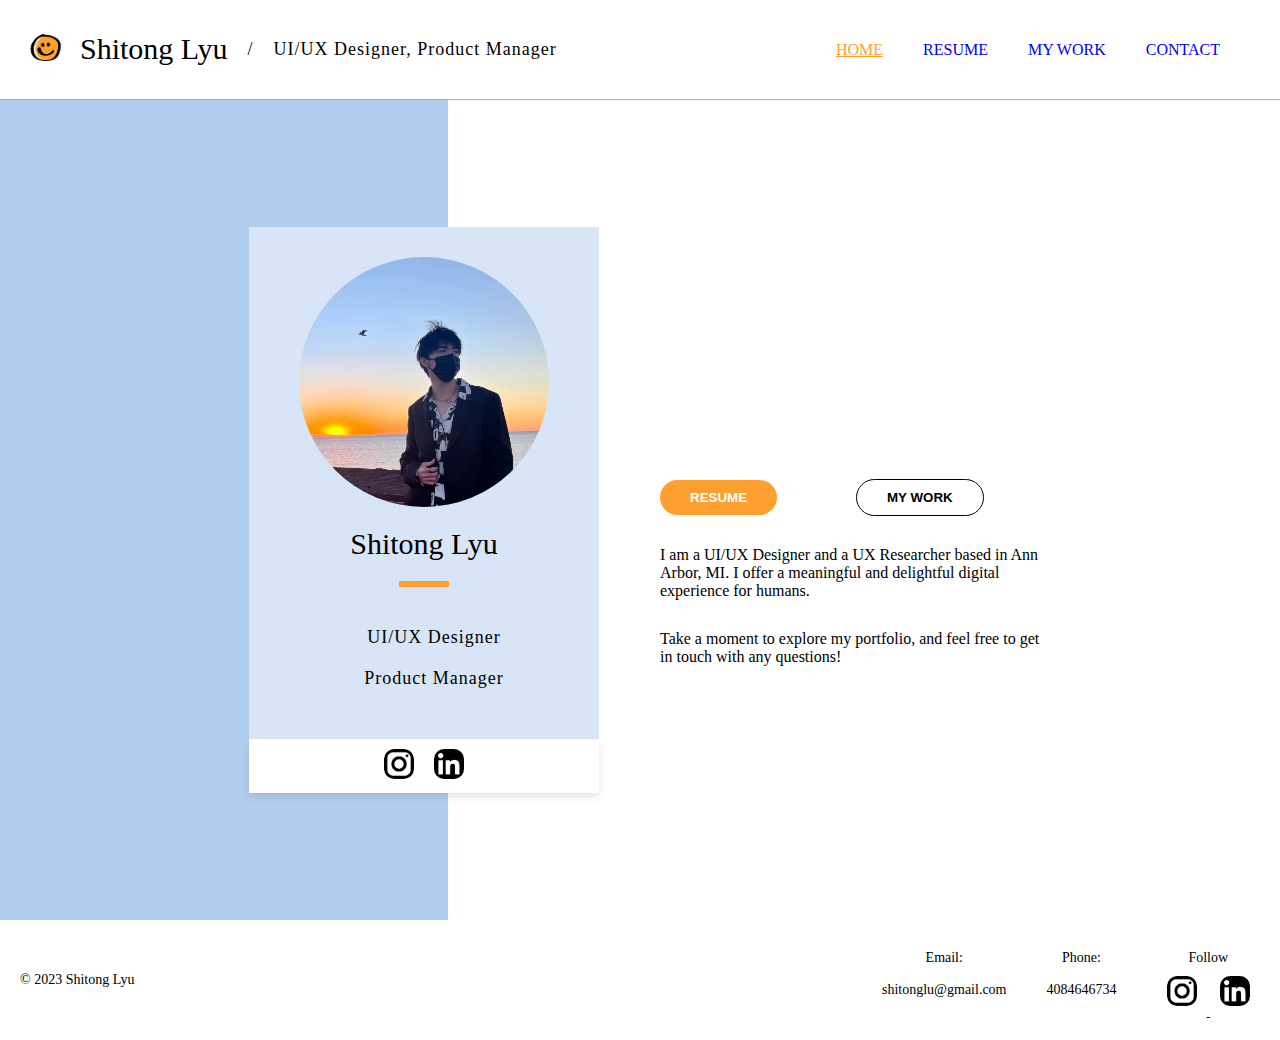
<file: index.html>
<!DOCTYPE html>
<html lang="en">

<head>
    <meta charset="UTF-8">
    <meta name="viewport" content="width=device-width, initial-scale=1.0">
    <link rel="stylesheet" type="text/css" href="css/html5reset.css">
    <link rel="stylesheet" type="text/css" href="css/style.css">
    <title>Shitong Lyu's Portfolio</title>
</head>

<body class="homepage">
    <a class="skip" href="#skip">Skip to Main Content</a>
    <div class="background"></div>
    <header>
        <div class="header">
            <a href="index.html"><div><img class="icon" src="images/icon.png" alt="" id="logo"></div></a>
            <a href="index.html" style="text-decoration: none;"><div>
                <h2>Shitong Lyu</h2>
            </div></a>
            <div><p class="title">/</p></div>
            <div>
                <p class="title">UI/UX Designer, Product Manager</p>
            </div>
        </div>
        <div>
            <nav>
                <ul class="nav_links">
                    <li class="nav_item"><a class="active" href="index.html">Home</a></li>
                    <li class="nav_item"><a href="resume.html">Resume</a></li>
                    <li class="nav_item"><a href="work.html">My Work</a></li>
                    <li class="nav_item"><a href="contact.html">Contact</a></li>
                </ul>
            </nav>
        </div>
    </header>
    <main class="home" id="skip">
        <div class="main">
            <div class="card">
                <div class="top">
                    <img class="profile" src="images/profile.png" />
                    <h2>Shitong Lyu</h2>
                    <div style="width: 50.50px; height: 0px;border: 3px #FEA02F solid">
                    </div>
                    <ul>
                        <li class="title">UI/UX Designer</li>
                        <li class="title">Product Manager</li>
                    </ul>
                </div>
                <div class="bottom">
                    <a href="https://www.instagram.com/thetong_t">
                        <img class="social" src="images/ins.png" alt="Button Image">
                    </a>
                    <a href="www.linkedin.com/in/shitong-lyu">
                        <img class="social" src="images/linkedin.png" alt="Button Image">
                    </a>
                </div>
            </div>
            <div class="grid">
                <p class="animation" style="font-family: Caudex;font-size: 120px; font-weight: 600;">Hello!</p>
                <p class="animation" style="font-family: Caudex; font-size: 30px; font-weight: 500;">Here is who I am & what I do</p>
                <div>
                    <a href="resume.html"><button class="button1">RESUME</button></a>
                </div>
                <div>
                    <a href="work.html"><button class="button2">MY WORK</button></a> 
                </div>
                <p>I am a UI/UX Designer and a UX Researcher based in Ann Arbor, MI. I offer a meaningful and delightful digital experience for humans.</p>
                <p>Take a moment to explore my portfolio, and feel free to get in touch with any questions!</p>
            </div>
        </div>  
    </main>
    <footer>
        <div>
            <p  style="margin-left: 20px;">© 2023 Shitong Lyu</p>
        </div>
        <div class="footer">
            <div>
                <p>Email:</p>
                <br>
                <p>shitonglu@gmail.com</p>
            </div>
            <div>
                <p>Phone:</p>
                <br>
                <p>4084646734</p>
            </div>
            <div>
                <p>Follow</p>
                <a href="https://www.instagram.com/thetong_t">
                    <img class="social" src="images/ins.png" alt="Button Image">
                </a>
                <a href="www.linkedin.com/in/shitong-lyu">
                    <img class="social" src="images/linkedin.png" alt="Button Image">
                </a>
            </div>
        </div>
    </footer>
</body>

</html>
</file>
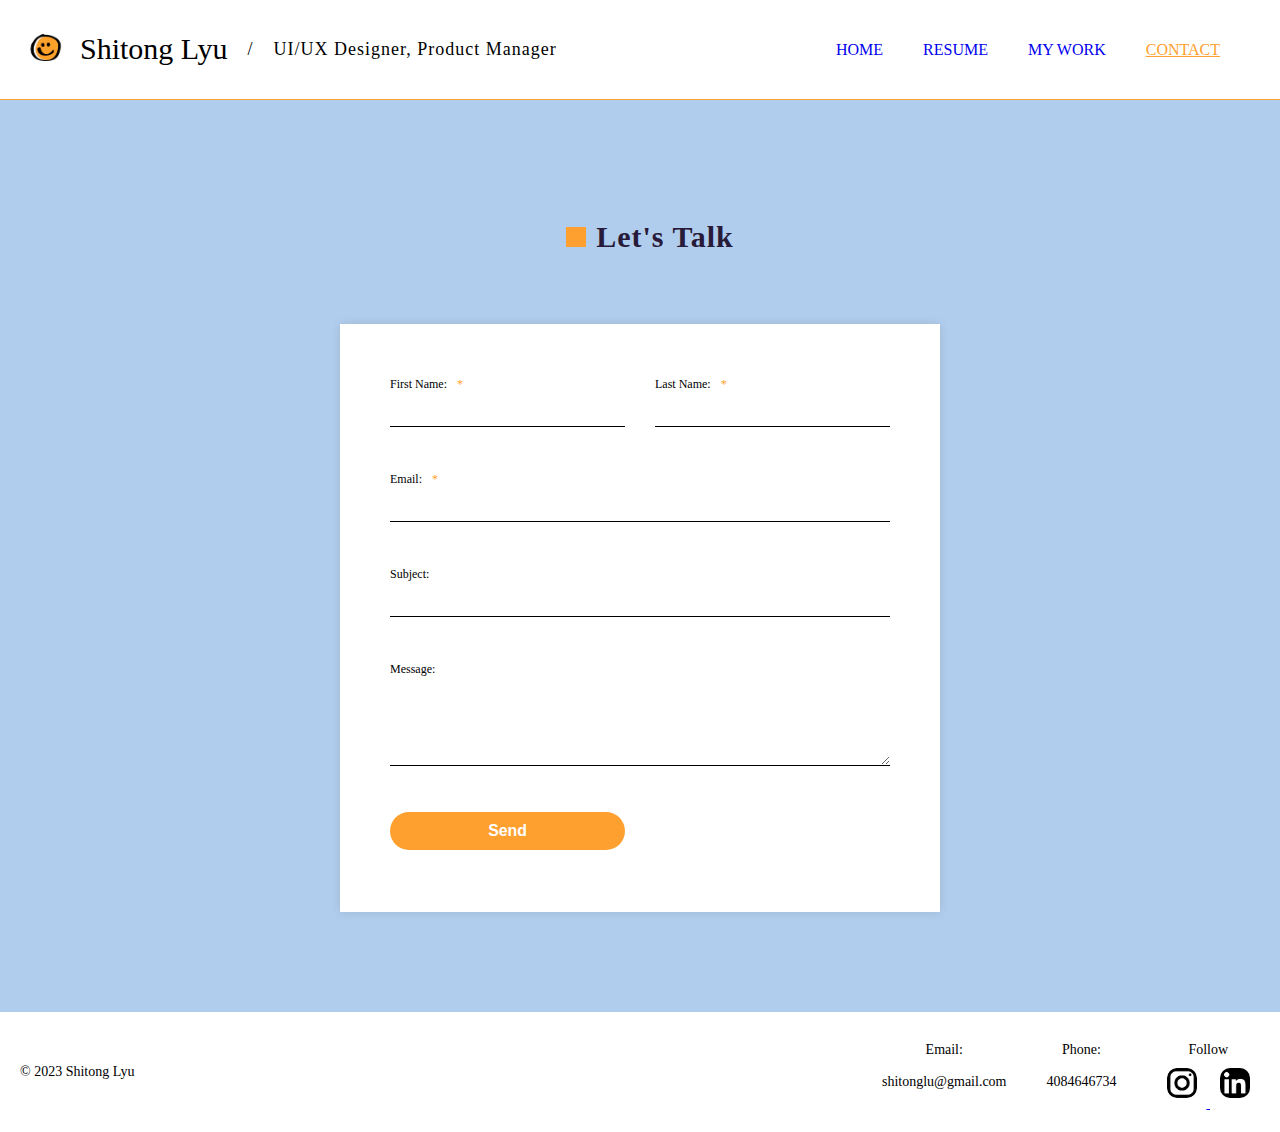
<file: contact.html>
<!DOCTYPE html>
<html lang="en">

<head>
    <meta charset="UTF-8">
    <meta name="viewport" content="width=device-width, initial-scale=1.0">
    <link rel="stylesheet" type="text/css" href="css/html5reset.css">
    <link rel="stylesheet" type="text/css" href="css/style.css">
    <title>Contact</title>
</head>

<body>
    <a class="skip" href="#skip">Skip to Main Content</a>
    <header>
        <div class="header">
            <a href="index.html"><div><img class="icon" src="images/icon.png" alt="" id="logo"></div></a>
            <div>
                <a href="index.html" style="text-decoration: none;"><h2>Shitong Lyu</h2></a>
            </div>
            <div>
                <p class="title">/</p>
            </div>
            <div>
                <p class="title">UI/UX Designer, Product Manager</p>
            </div>
        </div>
        <div>
            <nav>
                <ul class="nav_links">
                    <li class="nav_item"><a href="index.html">Home</a></li>
                    <li class="nav_item"><a href="resume.html">Resume</a></li>
                    <li class="nav_item"><a href="work.html">My Work</a></li>
                    <li class="nav_item"><a class="active" href="contact.html">Contact</a></li>
                </ul>
            </nav>
        </div>
    </header>
    <main>
        <div class="title" style="display: flex; align-items: center;">
            <div class="block"></div>
            <h1>Let's Talk</h1>
        </div>
        <form id="contactForm" action="https://formspree.io/f/mdorqeek" method="post">
            <div class="firstname">
                <label for="firstName">First Name:</label>
                <input type="text" id="firstName" name="firstName" required>
            </div>
            <div class="lastname">
                <label for="lastName">Last Name:</label>
                <input type="text" id="lastName" name="lastName" required>
            </div>
            <div class="email">
                <label for="email">Email:</label>
                <input type="email" id="email" name="email" required>
            </div>
            <div class="subject">
                <label for="subject">Subject:</label>
                <input type="text" id="subject" name="subject">
            </div>
            <div class="message">
                <label for="message">Message:</label>
                <textarea id="message" name="message" rows="4"></textarea>
            </div>
            <div class="submit">
                <input type="submit" value="Send">
            </div>
        </form>
    </main>
    <footer>
        <div>
            <p  style="margin-left: 20px;">© 2023 Shitong Lyu</p>
        </div>
        <div class="footer">
            <div>
                <p>Email:</p>
                <br>
                <p>shitonglu@gmail.com</p>
            </div>
            <div>
                <p>Phone:</p>
                <br>
                <p>4084646734</p>
            </div>
            <div>
                <p>Follow</p>
                <a href="https://www.instagram.com/thetong_t">
                    <img class="social" src="images/ins.png" alt="Button Image">
                </a>
                <a href="www.linkedin.com/in/shitong-lyu">
                    <img class="social" src="images/linkedin.png" alt="Button Image">
                </a>
            </div>
        </div>
    </footer>
</body>

</html>
</file>
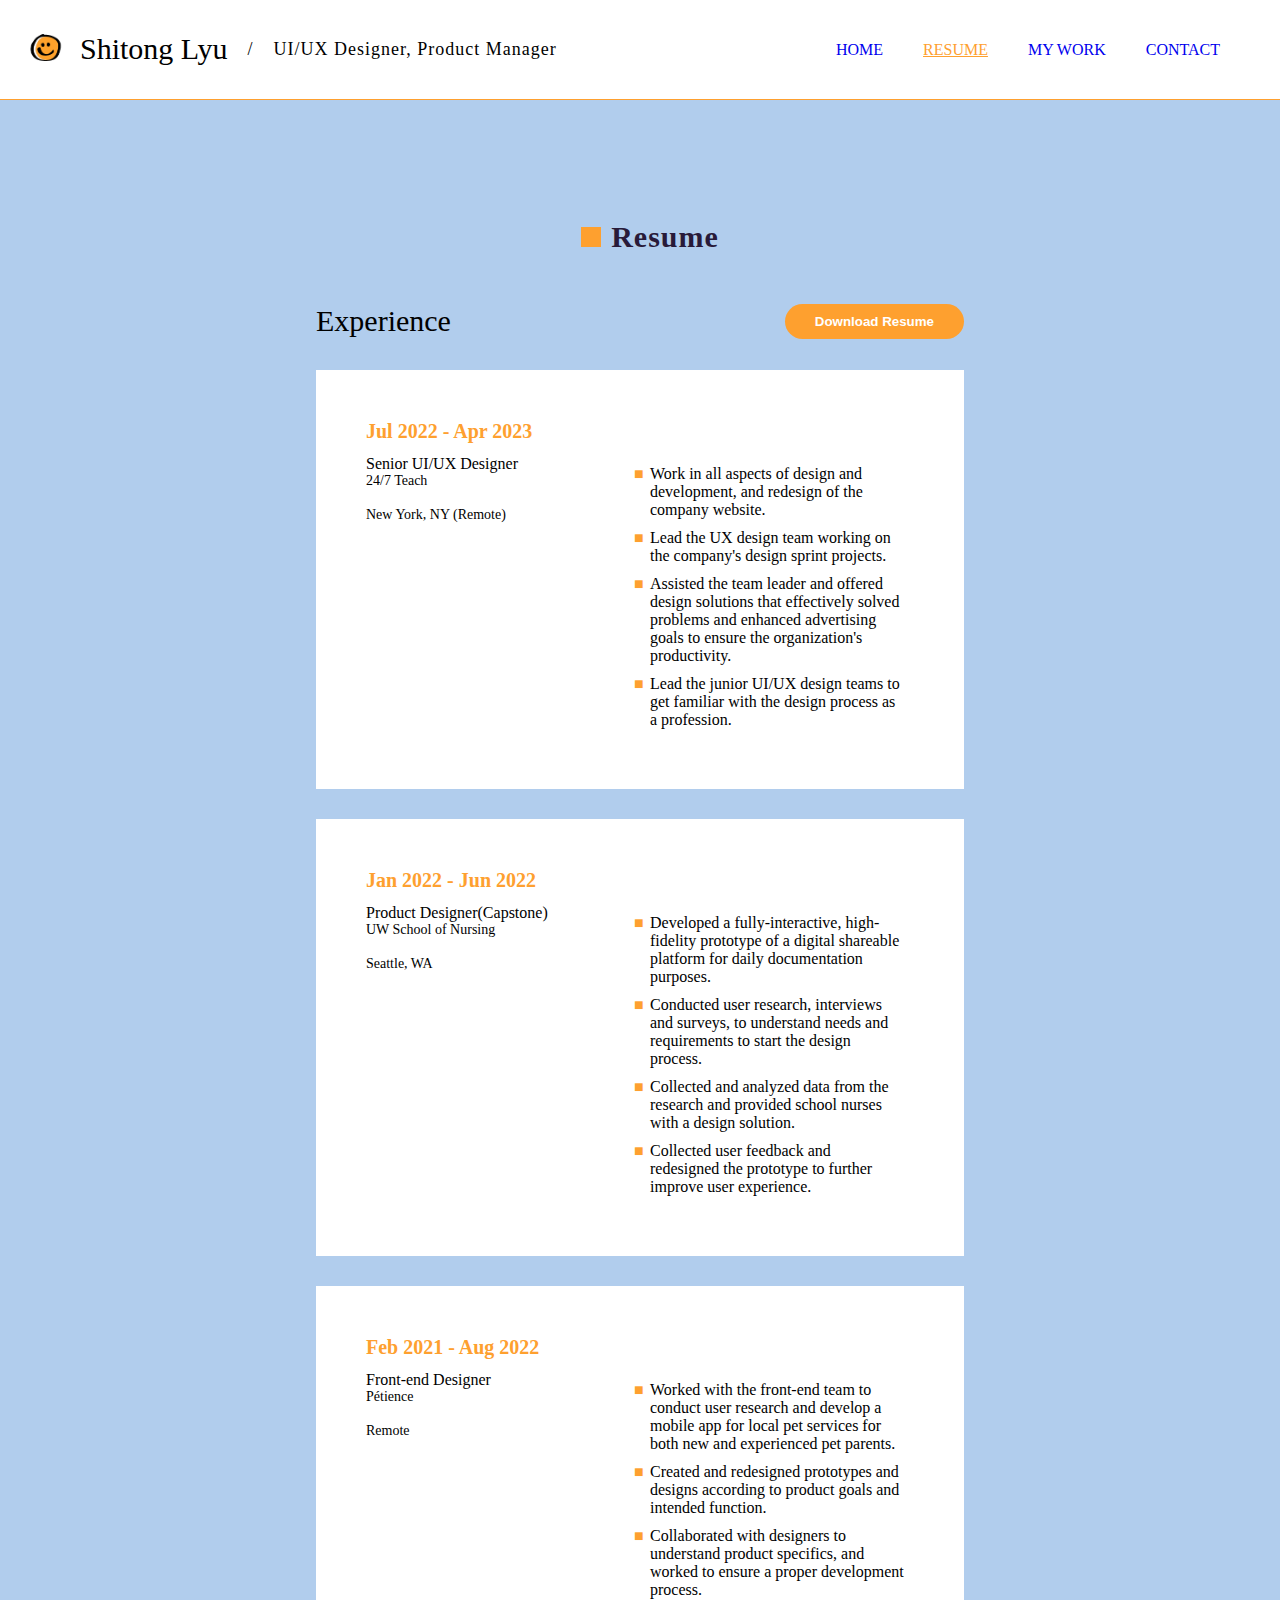
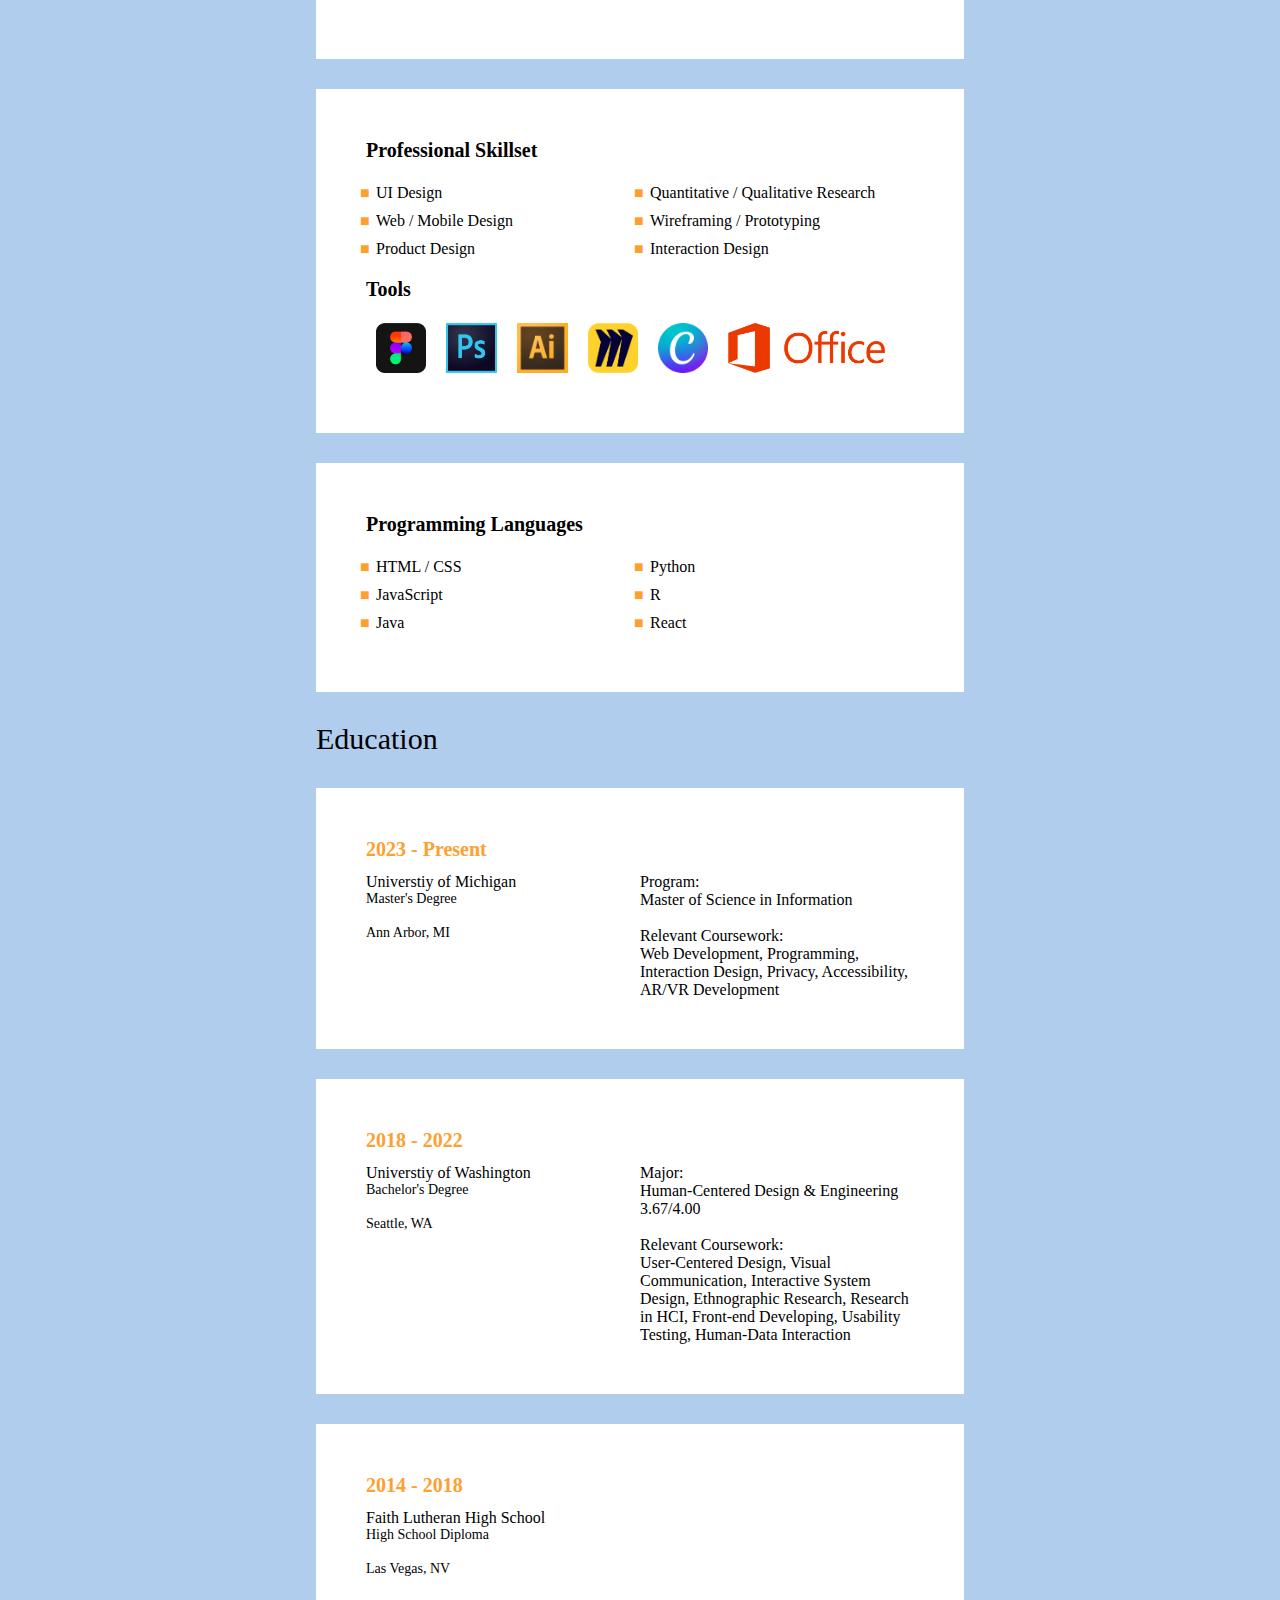
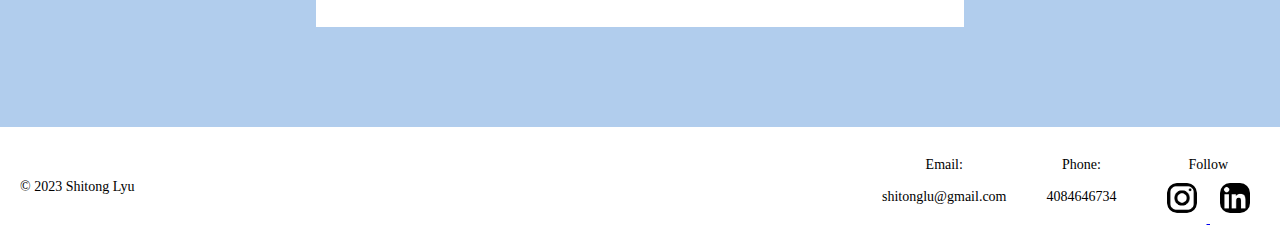
<file: resume.html>
<!DOCTYPE html>
<html lang="en">

<head>
    <meta charset="UTF-8">
    <meta name="viewport" content="width=device-width, initial-scale=1.0">
    <link rel="stylesheet" type="text/css" href="css/html5reset.css">
    <link rel="stylesheet" type="text/css" href="css/style.css">
    <title>Resume</title>
</head>

<body>
    <a class="skip" href="#skip">Skip to Main Content</a>
    <header>
        <div class="header">
            <a href="index.html"><div><img class="icon" src="images/icon.png" alt="" id="logo"></div></a>
            <a href="index.html" style="text-decoration: none;"><div>
                <h2>Shitong Lyu</h2>
            </div></a>
            <div><p class="title">/</p></div>
            <div>
                <p class="title">UI/UX Designer, Product Manager</p>
            </div>
        </div>
        <div>
            <nav>
                <ul class="nav_links">
                    <li class="nav_item"><a href="index.html">Home</a></li>
                    <li class="nav_item"><a class="active" href="resume.html">Resume</a></li>
                    <li class="nav_item"><a href="work.html">My Work</a></li>
                    <li class="nav_item"><a href="contact.html">Contact</a></li>
                </ul>
            </nav>
        </div>
    </header>
    <main class = "container" id="skip">
        <div class="title" style="display: flex; align-items: center;">
            <div class="block"></div>
            <h1>Resume</h1>
        </div>
        <div class="download">
            <h2 class="info2">Experience</h2>
            <a href="resume.html"><button class="button1">Download Resume</button></a>
        </div>
        <div class="experience">
            <h3>Jul 2022 - Apr 2023</h3>
            <div class="position">
                <p class="subhead">Senior UI/UX Designer</p>
                <p class="sub">24/7 Teach</p>
                <br>
                <p class="sub">New York, NY (Remote)</p>
            </div>
            <ul class="resume">
                <li>Work in all aspects of design and development, and redesign of the company website.</li>
                <li>Lead the UX design team working on the company's design sprint projects.</li>
                <li>Assisted the team leader and offered design solutions that effectively solved problems and enhanced advertising goals to ensure the organization's productivity.</li>
                <li>Lead the junior UI/UX design teams to get familiar with the design process as a profession.</li>
            </ul>
        </div>
        <div class="experience">
            <h3>Jan 2022 - Jun 2022</h3>
            <div class="position">
                <p class="subhead">Product Designer(Capstone)</p>
                <p class="sub">UW School of Nursing</p>
                <br>
                <p class="sub">Seattle, WA</p>
            </div>
            <ul class="resume">
                <li>Developed a fully-interactive, high-fidelity prototype of a digital shareable platform for daily documentation purposes.</li>
                <li>Conducted user research, interviews and surveys, to understand needs and requirements to start the design process.</li>
                <li>Collected and analyzed data from the research and provided school nurses with a design solution.</li>
                <li>Collected user feedback and redesigned the prototype to further improve user experience.</li>
            </ul>
        </div>
        
        <div class="experience">   
            <h3>Feb 2021 - Aug 2022</h3>
            <div class="position">
                <p class="subhead">Front-end Designer</p>
                <p class="sub">Pétience</p>
                <br>
                <p class="sub">Remote</p>
            </div>
            <ul class="resume">
                <li>Worked with the front-end team to conduct user research and develop a mobile app for local pet services for both new and experienced pet parents.</li>
                <li>Created and redesigned prototypes and designs according to product goals and intended function.</li>
                <li>Collaborated with designers to understand product specifics, and worked to ensure a proper development process.</li>
            </ul>
        </div>
        <div class="skills">
            <h3 style="color: black;">Professional Skillset</h3>
            <ul class="resume">
                <li>UI Design</li>
                <li>Web / Mobile Design</li>
                <li>Product Design</li>
            </ul>
            <ul class="resume">
                <li>Quantitative / Qualitative Research </li>
                <li>Wireframing / Prototyping</li>
                <li>Interaction Design</li>
            </ul>
            <h3 style="color: black; grid-row: 3;">Tools</h3>
            <div class="apps">
                <img src="images/figma.png" alt="Figma">
                <img src="images/ps.png" alt="Adobe XD">
                <img src="images/ai.png" alt="Adobe XD">
                <img src="images/miro.png" alt="Miro">
                <img src="images/canva.png" alt="Adobe XD">
                <img src="images/office.png" alt="Adobe XD">
            </div>
        </div>
        <div class="programming">
            <h3 style="color: black;">Programming Languages</h3>
            <ul class="resume">
                <li>HTML / CSS</li>
                <li>JavaScript</li>
                <li>Java</li>
            </ul>
            <ul class="resume">
                <li>Python</li>
                <li>R</li>
                <li>React</li>
            </ul>
        </div>
        <h2 class="info1">Education</h2>
        <div class="education">
            <h3>2023 - Present</h3>
            <div class="position">
                <p class="subhead">Universtiy of Michigan</p>
                <p class="sub">Master's Degree</p>
                <br>
                <p class="sub">Ann Arbor, MI</p>
            </div>
            <div>
                <p class="subhead" style="font-weight: 500;">Program: </p>
                <p class="subhead">Master of Science in Information</p>
                <br>
                <p class="subhead" style="font-weight: 500;">Relevant Coursework: </p>
                <p class="subhead">Web Development, Programming, Interaction Design, Privacy, Accessibility, AR/VR Development </p>
            </div>
        </div>
        <div class="education">
            <h3>2018 - 2022</h3>
            <div class="position">
                <p class="subhead">Universtiy of Washington</p>
                <p class="sub">Bachelor's Degree</p>
                <br>
                <p class="sub">Seattle, WA</p>
            </div>
            <div>
                <p class="subhead" style="font-weight: 500;">Major: </p>
                <p class="subhead">Human-Centered Design & Engineering</p>
                <p class="subhead">3.67/4.00</p>
                <br>
                <p class="subhead" style="font-weight: 500;">Relevant Coursework: </p>
                <p class="subhead">User-Centered Design, Visual Communication, Interactive System Design, Ethnographic Research, Research in HCI, Front-end Developing, Usability Testing, Human-Data Interaction</p>
            </div>
        </div> 
        <div class="education">
            <h3>2014 - 2018</h3>
            <div class="position">
                <p class="subhead">Faith Lutheran High School</p>
                <p class="sub">High School Diploma</p>
                <br>
                <p class="sub">Las Vegas, NV</p>
            </div>
        </div>  
    
    </main>
    <footer>
        <div>
            <p  style="margin-left: 20px;">© 2023 Shitong Lyu</p>
        </div>
        <div class="footer">
            <div>
                <p>Email:</p>
                <br>
                <p>shitonglu@gmail.com</p>
            </div>
            <div>
                <p>Phone:</p>
                <br>
                <p>4084646734</p>
            </div>
            <div>
                <p>Follow</p>
                <a href="https://www.instagram.com/thetong_t">
                    <img class="social" src="images/ins.png" alt="Button Image">
                </a>
                <a href="www.linkedin.com/in/shitong-lyu">
                    <img class="social" src="images/linkedin.png" alt="Button Image">
                </a>
            </div>
        </div>    
    </footer>
</body>
</html>
</file>
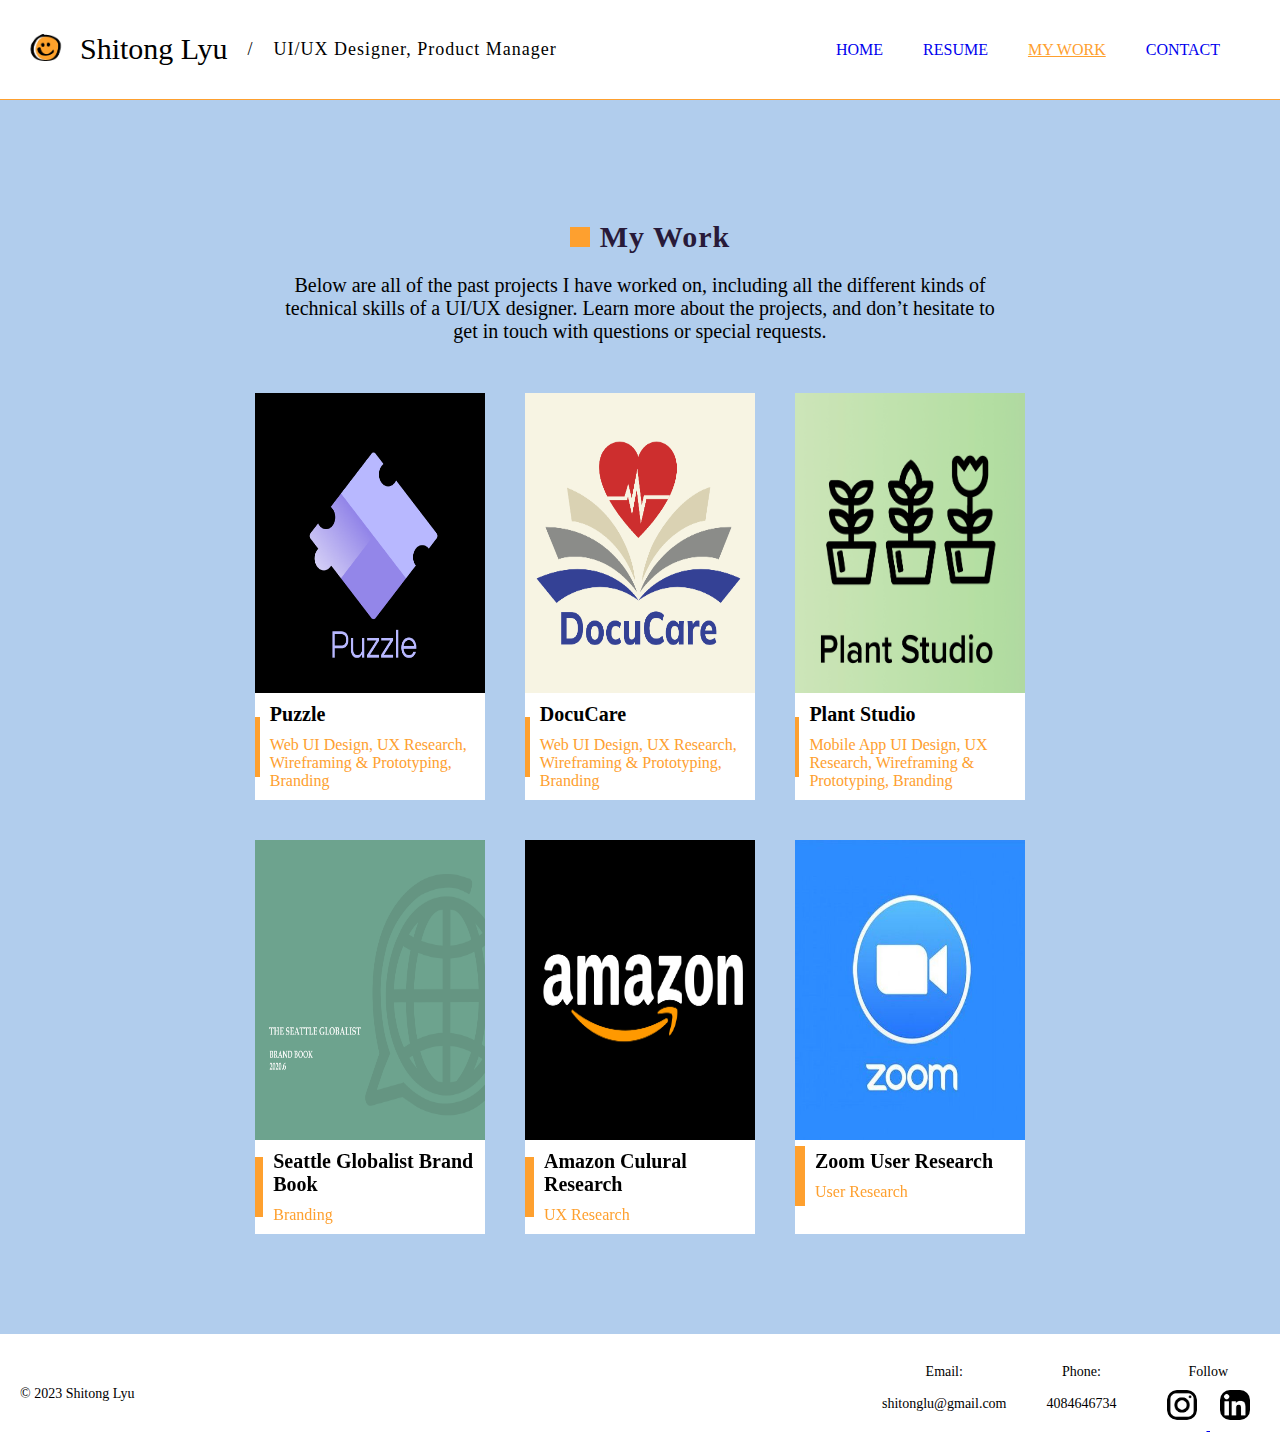
<file: work.html>
<!DOCTYPE html>
<html lang="en">

<head>
    <meta charset="UTF-8">
    <meta name="viewport" content="width=device-width, initial-scale=1.0">
    <link rel="stylesheet" type="text/css" href="css/html5reset.css">
    <link rel="stylesheet" type="text/css" href="css/style.css">
    <title>My Work</title>
</head>

<body>
    <a class="skip" href="#skip">Skip to Main Content</a>
    <header>
        <div class="header">
            <a href="index.html"><div><img class="icon" src="images/icon.png" alt="" id="logo"></div></a>
            <a href="index.html" style="text-decoration: none;"><div>
                <h2>Shitong Lyu</h2>
            </div></a>
            <div>
                <p class="title">/</p>
            </div>
            <div>
                <p class="title">UI/UX Designer, Product Manager</p>
            </div>
        </div>
        <div>
            <nav>
                <ul class="nav_links">
                    <li class="nav_item"><a href="index.html">Home</a></li>
                    <li class="nav_item"><a href="resume.html">Resume</a></li>
                    <li class="nav_item"><a class="active" href="work.html">My Work</a></li>
                    <li class="nav_item"><a href="contact.html">Contact</a></li>
                </ul>
            </nav>
        </div>
    </header>
    <main>
        <div class="title" style="display: flex; align-items: center;">
            <div class="block"></div>
            <h1>My Work</h1>
        </div>
        <p class="subhead" style="text-align: center; font-size: 20px;">
            Below are all of the past projects I have worked on, including all the different kinds of<br> technical
            skills of a UI/UX designer. Learn more about the projects, and don’t hesitate to<br> get in touch with
            questions or special requests.
        </p>
        <div class="work">
            <div class="project">
                <img class="cover" src="images/puzzle.png" alt="">
                <div class="inside">
                    <div style="background-color: #FEA02F; height: 60px; width: 10px;"></div>
                    <div>
                        <h3 style="color: black; margin: 10px;">Puzzle</h3>
                        <p style="color: #FEA02F; margin: 0 10px 10px 10px;">Web UI Design, UX Research, Wireframing &
                            Prototyping, Branding</p>
                    </div>
                </div>
                <button class="read-more">Read More</button>
            </div>
            <div class="project">
                <img class="cover" src="images/docucare.png" alt="">
                <div class="inside">
                    <div style="background-color: #FEA02F; height: 60px; width: 10px;"></div>
                    <div>
                        <h3 style="color: black; margin: 10px;">DocuCare</h3>
                        <p style="color: #FEA02F; margin: 0 10px 10px 10px;">Web UI Design, UX Research, Wireframing &
                            Prototyping, Branding</p>
                    </div>
                </div>
            </div>
            <div class="project">
                <img class="cover" src="images/plantstudio.png" alt="">
                <div class="inside">
                    <div style="background-color: #FEA02F; height: 60px; width: 10px;"></div>
                    <div>
                        <h3 style="color: black; margin: 10px;">Plant Studio</h3>
                        <p style="color: #FEA02F; margin: 0 10px 10px 10px;">Mobile App UI Design, UX Research,
                            Wireframing &
                            Prototyping, Branding</p>
                    </div>
                </div>
            </div>
            <div class="project">
                <img class="cover" src="images/brand.png" alt="">
                <div class="inside">
                    <div style="background-color: #FEA02F; height: 60px; width: 10px;"></div>
                    <div>
                        <h3 style="color: black; margin: 10px;">Seattle Globalist Brand Book</h3>
                        <p style="color: #FEA02F; margin: 0 10px 10px 10px;">Branding</p>
                    </div>
                </div>
            </div>
            <div class="project">
                <img class="cover" src="images/amazon.png" alt="">
                <div class="inside">
                    <div style="background-color: #FEA02F; height: 60px; width: 10px;"></div>
                    <div>
                        <h3 style="color: black; margin: 10px;">Amazon Culural Research</h3>
                        <p style="color: #FEA02F; margin: 0 10px 10px 10px;">UX Research</p>
                    </div>
                </div>
            </div>
            <div class="project">
                <img class="cover" src="images/zoom.jpg" alt="">
                <div class="inside">
                    <div style="background-color: #FEA02F; height: 60px; width: 10px;"></div>
                    <div>
                        <h3 style="color: black; margin: 10px;">Zoom User Research</h3>
                        <p style="color: #FEA02F; margin: 0 10px 10px 10px;">User Research</p>
                    </div>
                </div>
            </div>
        </div>
    </main>
    <footer>
        <div>
            <p style="margin-left: 20px;">© 2023 Shitong Lyu</p>
        </div>
        <div class="footer">
            <div>
                <p>Email:</p>
                <br>
                <p>shitonglu@gmail.com</p>
            </div>
            <div>
                <p>Phone:</p>
                <br>
                <p>4084646734</p>
            </div>
            <div>
                <p>Follow</p>
                <a href="https://www.instagram.com/thetong_t">
                    <img class="social" src="images/ins.png" alt="Button Image">
                </a>
                <a href="www.linkedin.com/in/shitong-lyu">
                    <img class="social" src="images/linkedin.png" alt="Button Image">
                </a>
            </div>
        </div>
    </footer>
    <script src="js/js.js"></script>
</body>

</html>
</file>
<file: css/style.css>
html{
    min-height: 100%; 
}
a.skip {
    background: white;
    left: 0;
    padding: 6px;
    position: absolute;
    top: -40px;
    -webkit-transition: top 1s ease-out;
    transition: top 1s ease-out;
    z-index: 1;
}

a.skip:focus {
    top: 20px;
    color: black;
    text-decoration-style: solid;
}

header {
    display: flex;
    flex-direction: row;
    justify-content: space-between;
    align-items: center;
    background: #fff;
    border-bottom: 1px solid #FEA02F;
    padding: 10px;
    position: fixed;
    top: 0;
    width: 100%;
    height: 100px;
}

footer {
    display: flex;
    flex-direction: row;
    justify-content: space-between;
    align-items: center;
    background-color: white;
    color: black;
    text-align: center;
    font-size: 14px;
    font-family: Avenir;
    font-weight: lighter;
    bottom: 0;
    width: 100%;
    height: auto;
}

footer:first-child {
    margin-left: 20px;
}

.footer{
    display: flex;
    flex-direction: row;
    align-items: baseline;
    margin-top: 10px
}

.footer > *{
    margin: 20px;
}

body{
    background-color: #B1CDED;
    margin-top: 100px;
    align-items: center;
    justify-content: center;
}

.homepage {
    background-color: white;
}


main{
    display: flex;
    flex-direction: column;
    min-height: calc(100vh - 80px);
    padding: 100px;
    justify-content: flex-start;
    align-items: center;
}

.home{
    display: flex;
    flex-direction: column;
    min-height: calc(100vh - 80px);
    padding: 100px;
    justify-content: center;
    align-items: center;
}

.background{
    position: absolute;
    width: 35%;
    height: 100%;
    background-color: #B1CDED;
    z-index: -1;
}

.block{
    height: 20px; 
    width: 20px; 
    background-color: #FEA02F;
    margin-right: 10px;
}

p{
    color: black;
    font-family: Caudex;
}

.header {
    display: flex;
    flex-direction: row;
    justify-content: space-between;
    align-items: center;
}

.nav_links {
    display: flex;
    flex-direction: row;
    height: 60px;
    align-items: center;
    margin-right: 30px;
}

h1 {
    color: #281A39;
    font-size: 30px;
    font-family: Caudex;
    font-weight: 700;
    text-align: center;
}

h2 {
    color: black;
    font-size: 30px;
    font-family: Caudex; 
    font-weight: 500;
    margin-bottom: 2px;
}

h3 {
    color: #FEA02F;
    font-size: 20px;
    font-family: Caudex; 
    font-weight: 700;
    margin-bottom: 2px;
}

.icon {
    width: 50px;
    margin: 10px;
}

.social {
    width: 30px;
    border-radius: 10px;
    margin: 10px;
}

.title{
    color: black;
    font-size: 18px;
    font-family: Avenir;
    font-weight: lighter;
    text-align: center;
    margin-left: 20px;
    margin-top: 20px;
    letter-spacing: 1px;
}

.nav_item a {
    padding: 20px;
    text-decoration: none;
    text-transform: uppercase;
    text-align: center;
    font-size: 16px;
    font-family: Avenir;
    font-weight: lighter;
}

.nav_item a:visited {
    color: black;
}

.nav_item a:hover, .nav_item a:focus, .nav_links a.active{
    color: #FEA02F;
    text-decoration: underline;
}

.background {
    flex: 0.3;
    background-color: #B1CDED;
}

.main {
    display: grid;
    grid-template-columns: 10% 40% 40% 10%;
    align-items: start;
    justify-items: center;
}

.card {
    display: flex;
    flex-direction: column;
    align-items: center;
    justify-content: center;
    width: 350px;
    grid-column: 2 / 3;
}

.top {
    display: flex;
    flex-direction: column;
    align-items: center;
    justify-content: space-between;
    background: #D7E5F6;
    padding: 20px;
    width: 350px;
}

.top > *{
    margin: 10px;
}

.bottom {
    display: flex;
    flex-direction: row;
    align-items: center;
    background: white;
    justify-content: center;
    width: 350px;
    box-shadow: 0 4px 8px rgba(0, 0, 0, 0.1);
}

.profile {
    width: 250px;
    height: 250px;
    border-radius: 50%;
}

.grid{
    display: grid;
    grid-template-columns: 1fr 1fr;
    justify-content: left;
    align-items: center;
    grid-column: 3 / 4;
    row-gap: 30px;
    padding: 20px;
}

.grid > p{
    grid-column: 1 / 3;
    font-family: Avenir;
    font-weight: lighter;
    font-size: 16px;
}

@media (prefers-reduced-motion: reduce) {
    #logo {
        animation: none;
    }
}


#contactForm {
    display: grid;
    grid-template-columns: 1fr 1fr;
    justify-content: center;
    align-items: center;
    background-color: #ffffff;
    padding: 50px;
    box-shadow: 0 0 10px rgba(0, 0, 0, 0.1);
    max-width: 600px;
    margin: 0 auto;
    column-gap: 30px;
    row-gap: 30px;
    margin-top: 50px;
}

label {
    margin-bottom: 8px;
    font-size: 12px;
    font-family: Avenir;
    font-weight: lighter;
}

.firstname > label::after, .lastname > label::after, .email > label::after{
    content: '*';
    color: #FEA02F;
    margin-left: 10px;
}

.email, .subject, .message {
    grid-column: 1 / 3;
}


input, textarea {
    width: 100%;
    padding: 8px;
    margin-bottom: 12px;
    box-sizing: border-box;
    border: none;
    border-bottom: 1px solid black;
    outline: none;
    transition: border-bottom-color 0.3s;
}

input:focus, textarea:focus {
    border-bottom: 1px solid #FEA02F;
}

.submit > input, .button1{
    background-color: #FEA02F;
    color: #ffffff;
    padding: 10px 30px;
    cursor: pointer;
    border-radius: 30px;
    border: none;
    font-weight: bold;
}

.submit > input:hover, .button1:hover{
    background-color: white;
    color: #FEA02F;
    border: 2px solid #FEA02F;
}

.button2{
    background-color: white;
    color: black;
    border: 1px solid black;
    padding: 10px 30px;
    cursor: pointer;
    border-radius: 30px;
    font-weight: bold;
}

.button2:hover{
    background-color: #FEA02F;
    color: white;
    border: none;
}

.container{
    display: grid;
    grid-template-columns: 1fr 3fr 1fr;
    row-gap: 30px;
}
.download{
    display: flex;
    flex-direction: row;
    justify-content: space-between;
    grid-column: 2 / span 1;
    grid-row: 2;
}

.education, .experience, .skills, .programming{
    grid-column: 2 / span 1;
    background-color: white;
    padding: 50px;
    display: grid;
    grid-template-columns: 1fr 1fr;
    row-gap: 10px;
}

.experience > h3, .education > h3, .skills > h3, .programming > h3{
    grid-column: 1 / 3;
    grid-row: 1;
}

.title{
    grid-column: 2 / span 1;
    justify-self: center;
    margin-bottom: 20px;
}

.title > h1{
    font-family: Caudex;
    font-weight: 700;
    font-size: 30px;
    grid-row: 1;
}

.info1{
    grid-column: 2 / span 1;
    grid-row: auto;
}

.info2{
    grid-column: 2 / span 1;
    grid-row: 2;
}

.resume{
    list-style-type: none;
    padding: 0;
}

.resume li{
    margin: 10px;
    font-size: 16px; 
    font-weight: lighter; 
    font-family: Avenir;
}

.resume li::before {
    content: "\25A0";
    color: #FEA02F; 
    display: inline-block;
    width: 1em;
    margin-left: -1em;
}

.subhead{
    font-size: 16px; 
    font-weight: lighter; 
    font-family: Avenir;
}

.sub{
    font-size: 14px; 
    font-weight: lighter; 
    font-family: Avenir;
}

.apps{
    display: flex;
    flex-direction: row;
    justify-content: space-between;
}

.apps > img{
    height: 50px;
    margin: 10px;
}

.work{
    display: grid;
    grid-template-columns: 1fr 2fr 2fr 2fr 1fr;
    justify-content: center;
    margin-top: 50px;
    gap: 40px;
}

.project{
    display: flex;
    flex-direction: column;
    background-color: white;
    position: relative;
    overflow: hidden;
    transition: all 0.3s ease-in-out;
}

.project > img{
    width: auto;
    height: 300px;
}

.work > div:nth-child(3n - 2){
    grid-column: 2 / span 1;
}

.inside{
    display: flex;
    flex-direction: row;
    align-items: center;
}
  
.project:hover {
    width: auto; /* Set the expanded width on hover */
    height: 400px; /* Set the expanded height on hover */
    background-color: #fff; /* Set the background color on hover */
}
  
.content {
    position: absolute;
    top: 50%;
    left: 50%;
    transform: translate(-50%, -50%);
    text-align: center;
    color: #333;
    z-index: 1;
}
  
.read-more {
    background-color: #4CAF50;
    color: #fff;
    padding: 10px 20px;
    border: none;
    cursor: pointer;
    font-size: 14px;
    display: none;
}
  
.container:hover .read-more {
    display: inline-block;
}

.animation {
    opacity: 0;
    animation: fadeIn 3s ease-in-out forwards;
}

@keyframes fadeIn {
    from {
        opacity: 0;
    }
    to {
        opacity: 2;
    }
}
</file>
